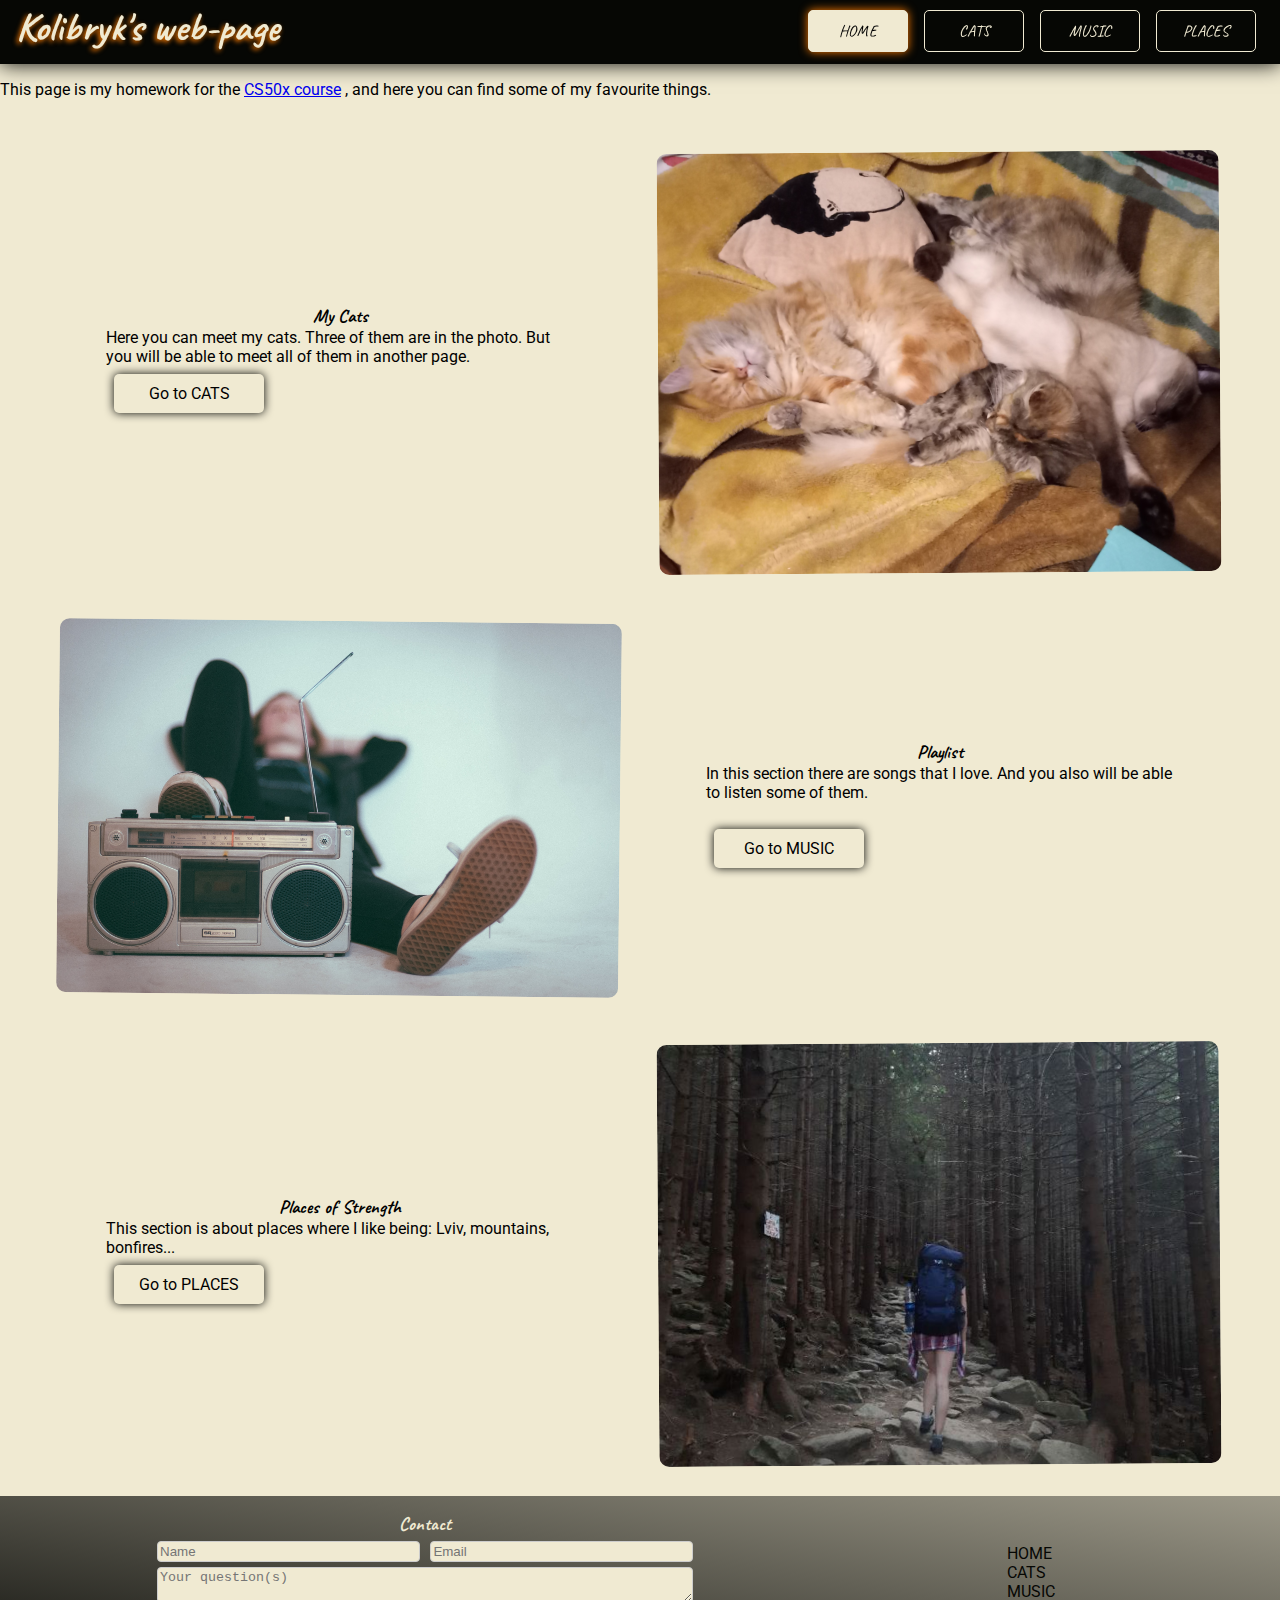
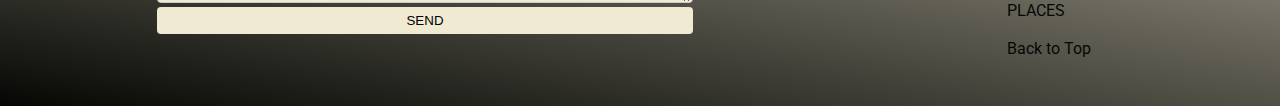
<file: index.html>
<!DOCTYPE html>

<html lang="en">

<head>
    <meta charset="UTF-8">
    <meta name="veiwport" content="width=device-width, initial-scale=1">

    <link href="https://cdn.jsdelivr.net/npm/bootstrap@5.0.2/dist/css/bootstrap.min.css" rel="stylesheet"
        integrity="sha384-EVSTQN3/azprG1Anm3QDgpJLIm9Nao0Yz1ztcQTwFspd3yD65VohhpuuCOmLASjC" crossorigin="anonymous">
    <script src="https://cdn.jsdelivr.net/npm/bootstrap@5.0.2/dist/js/bootstrap.bundle.min.js"
        integrity="sha384-MrcW6ZMFYlzcLA8Nl+NtUVF0sA7MsXsP1UyJoMp4YLEuNSfAP+JcXn/tWtIaxVXM"
        crossorigin="anonymous"></script>

    <link href="styles.css" rel="stylesheet">
    <title>My Webpage</title>
</head>

<body>
    <header>
        <h1>Kolibryk's web-page</h1>

        <nav>
            <ul>
                <li><a class="actived" href="index.html">HOME</a></li>
                <li><a href="cats.html">CATS</a></li>
                <li><a href="music.html">MUSIC</a></li>
                <li><a href="places.html">PLACES</a></li>
            </ul>
        </nav>
    </header>

    <main>
        <div class="container">
            <div class="alert alert-warning alert-dismissible fade show" role="alert">
                This page is my homework for the
                <a class="alert-link" href="https://www.edx.org/course/introduction-computer-science-harvardx-cs50x?utm_source=lms_catalog_service_user&utm_medium=affiliate_partner">CS50x course</a>
                , and here you can find some of my favourite things.
                <button type="button" class="btn-close" data-bs-dismiss="alert" aria-label="Close"></button>
            </div>
        </div>

        <section class="home-container">
            <div class="box content" id="home-box-one">
                <h3><a href="cats.html">My Cats</a></h3>
                <p>
                    Here you can meet my cats. Three of them are in the photo. But you will be able to meet all of them
                    in another page.
                </p>
                <a class="link-btm" href="cats.html">Go to CATS</a>
            </div>
            <div class="box" id="home-box-two">
                <img class="home-img" src="./img/cats/cats1.png" alt="three sleepy cats"
                    title="These are Laska, Knopka and Tomko">
            </div>
        </section>

        <section class="home-container">
            <div class="box" id="home-box-three">
                <img class="home-img" id="second-img" src="img/music.jpg" alt="Someone with radio">
            </div>
            <div class="box content" id="home-box-four">
                <h3><a href="music.html">Playlist</a></h3>
                <p>In this section there are songs that I love. And you also will be able to listen some of them. </p>
                <br>
                <a class="link-btm" href="music.html">Go to MUSIC</a><br> <!-- TODO: Make it a bottom-->
            </div>
        </section>

        <section class="home-container">
            <div class="box content" id="home-box-five">
                <h3><a href="places.html">Places of Strength</a></h3>
                <p>This section is about places where I like being: Lviv, mountains, bonfires...</p>
                <a class="link-btm" href="places.html">Go to PLACES</a>
            </div>
            <div class="box" id="home-box-six">
                <img class="home-img" src="img/places.jpg" alt="Path in the forest">
            </div>
        </section>
    </main>

    <footer>
        <div class="foot-contact">
            <h3>Contact</h3>
            <form action="#" onsubmit="confirmation()">
                <div class="foot-contact-first-row">
                    <input type="text" id="name" name="name" required placeholder="Name">
                    <input type="email" id="email" name="email" required placeholder="Email">
                </div>
                <textarea id="questions" name="questions" rows="2" placeholder="Your question(s)"></textarea>
                <button type="submit" id="send">SEND</button>
            </form>
            <script>
                function confirmation() {
                    let name = document.querySelector("#name").value;
                    alert(`Thanks, ${name}!
Your form was confirmed!`);
                }
            </script>
        </div>

        <div class="foot-nav">
            <a href="index.html">HOME</a><br>
            <a href="cats.html">CATS</a><br>
            <a href="music.html">MUSIC</a><br>
            <a href="places.html">PLACES</a>
            <br><br>
            <a href="#">Back to Top</a>
        </div>
    </footer>
</body>

</html>
</file>
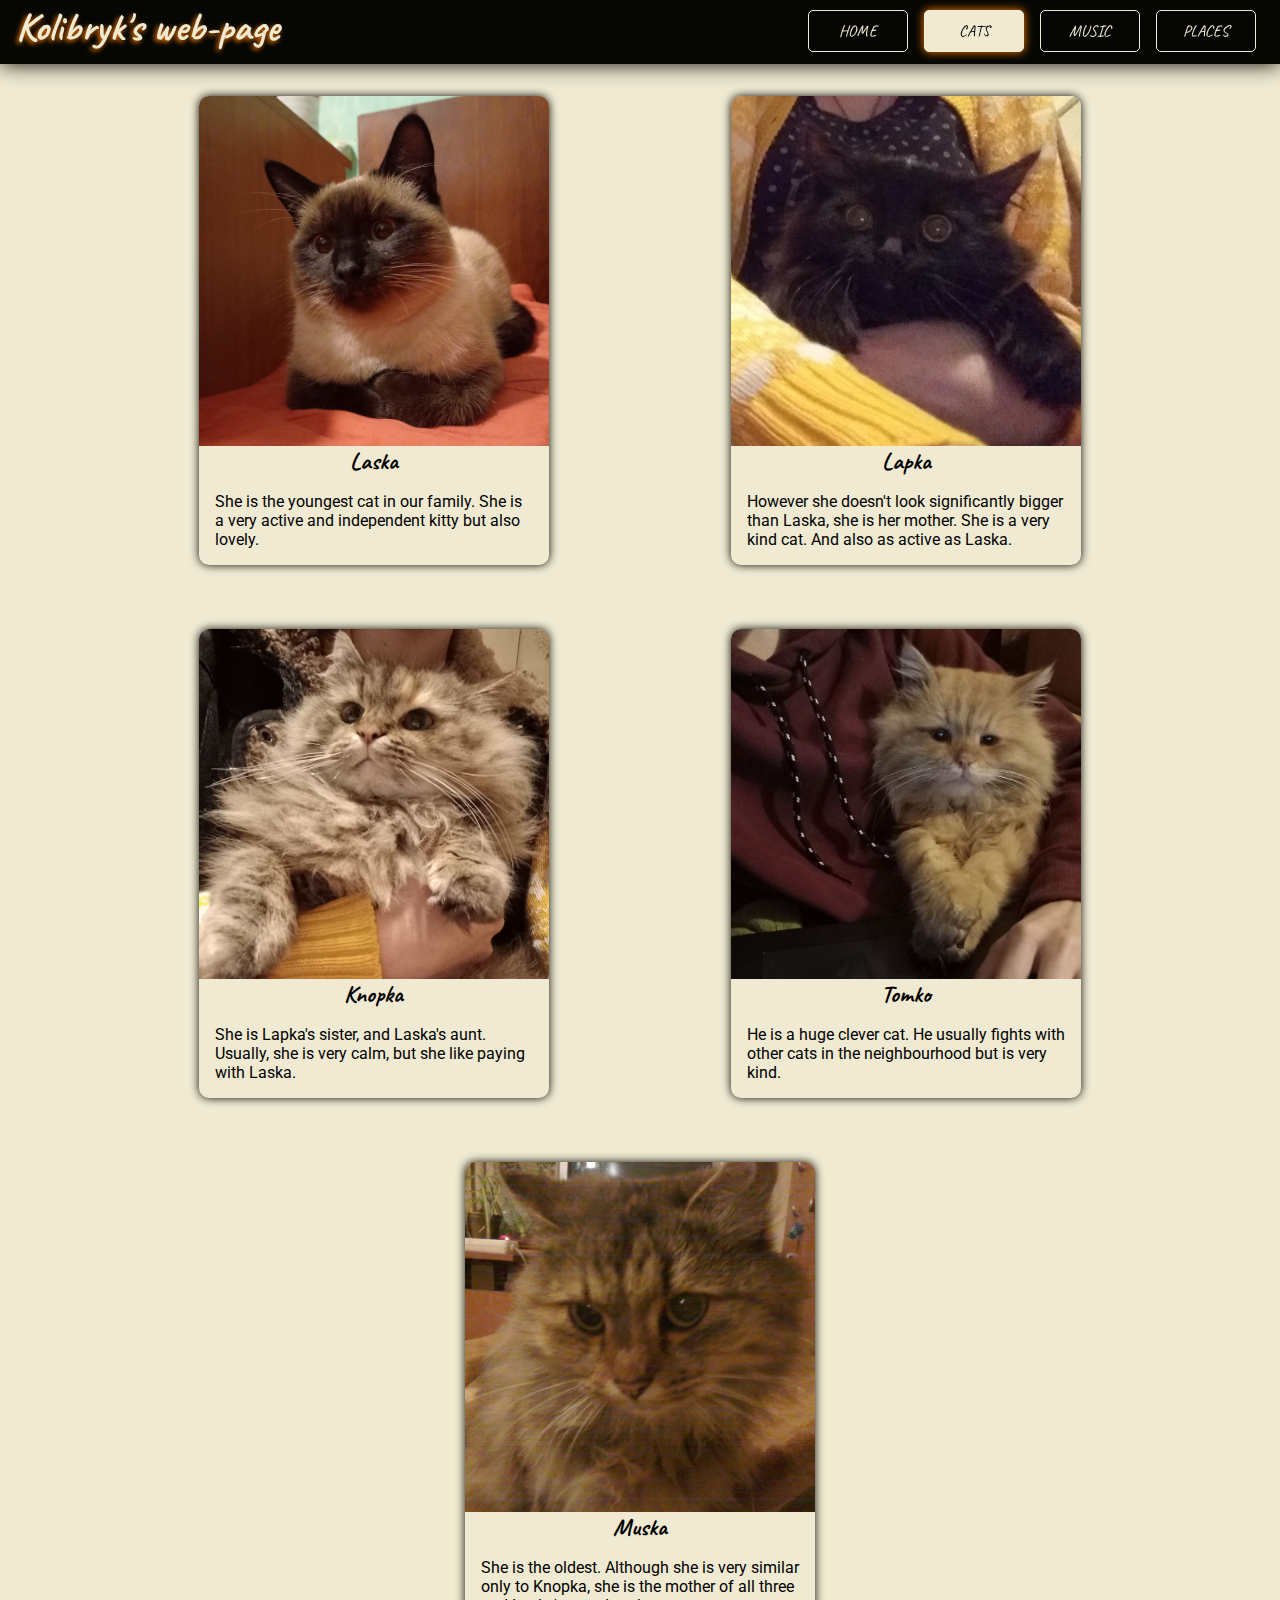
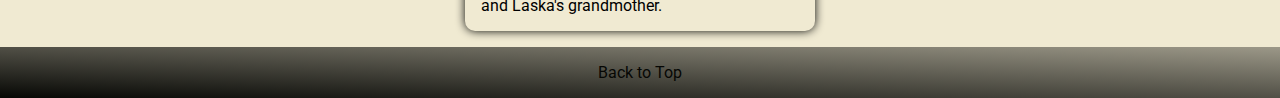
<file: cats.html>
<!DOCTYPE html>

<html lang="en">

<head>
    <meta charset="UTF-8">
    <meta name="veiwport" content="width=device-width, initial-scale=1">
    <link href="https://cdn.jsdelivr.net/npm/bootstrap@5.0.2/dist/css/bootstrap.min.css" rel="stylesheet"
        integrity="sha384-EVSTQN3/azprG1Anm3QDgpJLIm9Nao0Yz1ztcQTwFspd3yD65VohhpuuCOmLASjC" crossorigin="anonymous">
    <link href="styles.css" rel="stylesheet">
    <script src="https://cdn.jsdelivr.net/npm/bootstrap@5.0.2/dist/js/bootstrap.bundle.min.js"
        integrity="sha384-MrcW6ZMFYlzcLA8Nl+NtUVF0sA7MsXsP1UyJoMp4YLEuNSfAP+JcXn/tWtIaxVXM"
        crossorigin="anonymous"></script>

    <title>My Webpage</title>
</head>

<body>
    <header>
        <h1>Kolibryk's web-page</h1>
        <nav>
            <ul>
                <li><a href="index.html">HOME</a></li>
                <li><a class="actived" href="cats.html">CATS</a></li>
                <li><a href="music.html">MUSIC</a></li>
                <li><a href="places.html">PLACES</a></li>
            </ul>
        </nav>
    </header>

    <main>
        <div class="cats-container">
            <section id="laska" class="cat-card">
                <figure>
                    <img src="img/cats/laska.jpg" alt="siamese cat" width="500" height="500" title="Laska">
                </figure>
                <h2>Laska</h2>
                <p>
                    She is the youngest cat in our family.
                    She is a very active and independent kitty but also lovely.
                </p>
            </section>

            <section id="lapka" class="cat-card">
                <figure>
                    <img src="img/cats/lapka.jpg" alt="black cat" width="500" height="500">
                </figure>
                <h2>Lapka</h2>
                <p>
                    However she doesn't look significantly bigger than Laska, she is her mother.
                    She is a very kind cat. And also as active as Laska.
                </p>
            </section>

            <section id="knopka" class="cat-card">
                <figure>
                    <img src="img/cats/knopka.jpg" alt="brawn cat" width="500" height="500">
                </figure>
                <h2>Knopka</h2>
                <p>
                    She is Lapka's sister, and Laska's aunt.
                    Usually, she is very calm, but she like paying with Laska.
                </p>
            </section>

            <section id="tomko" class="cat-card">
                <figure>
                    <img src="img/cats/tomko.jpg" alt="red cat" width="500" height="500">
                </figure>
                <h2>Tomko</h2>
                <p>
                    He is a huge clever cat. He usually fights with other cats in the neighbourhood but is very
                    kind.
                </p>
            </section>

            <section id="muska" class="cat-card">
                <figure>
                    <img src="img/cats/muska.jpg" alt="another brawn cat" width="500" height="500">
                </figure>
                <h2>Muska</h2>
                <p>
                    She is the oldest. Although she is very similar only to Knopka, she is the mother of all three and
                    Laska's grandmother.
                </p>
            </section>
        </div>
    </main>

    <footer>
        <a href="#">Back to Top</a>
    </footer>
</body>

</html>
</file>
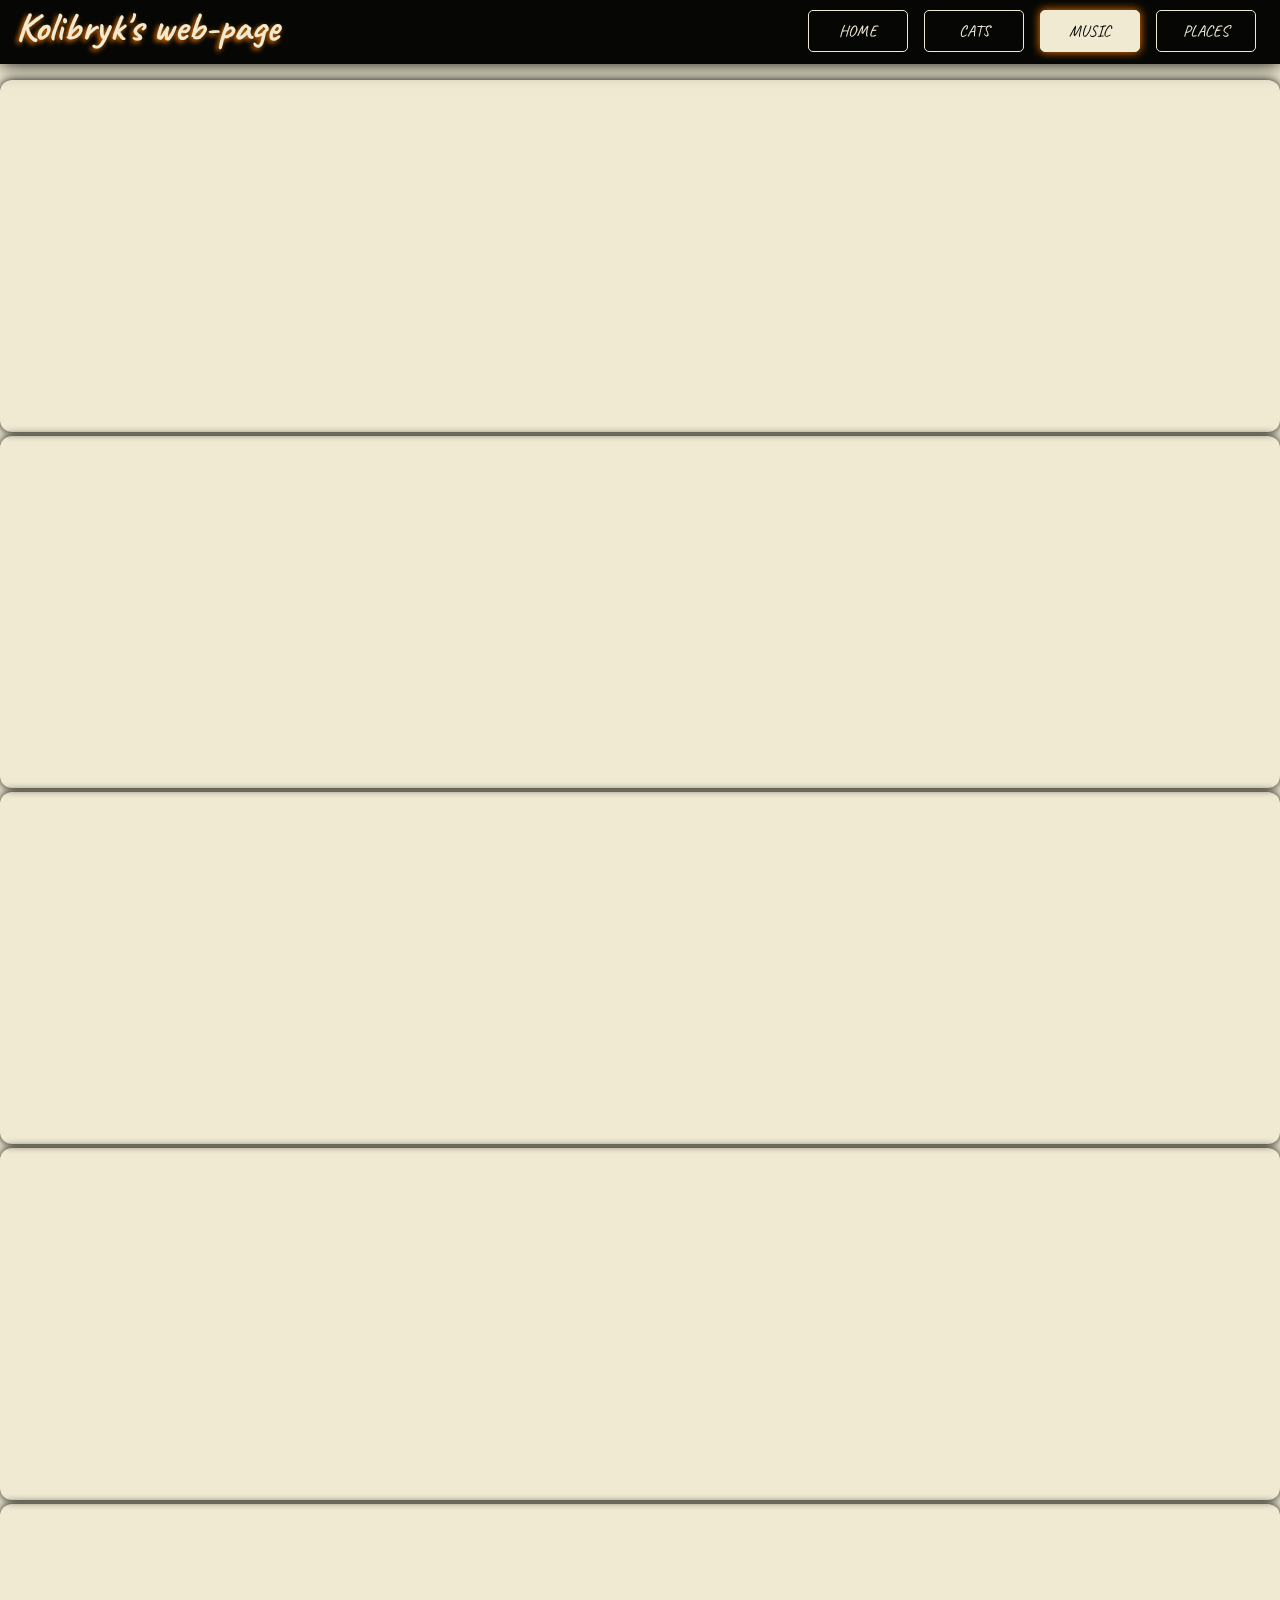
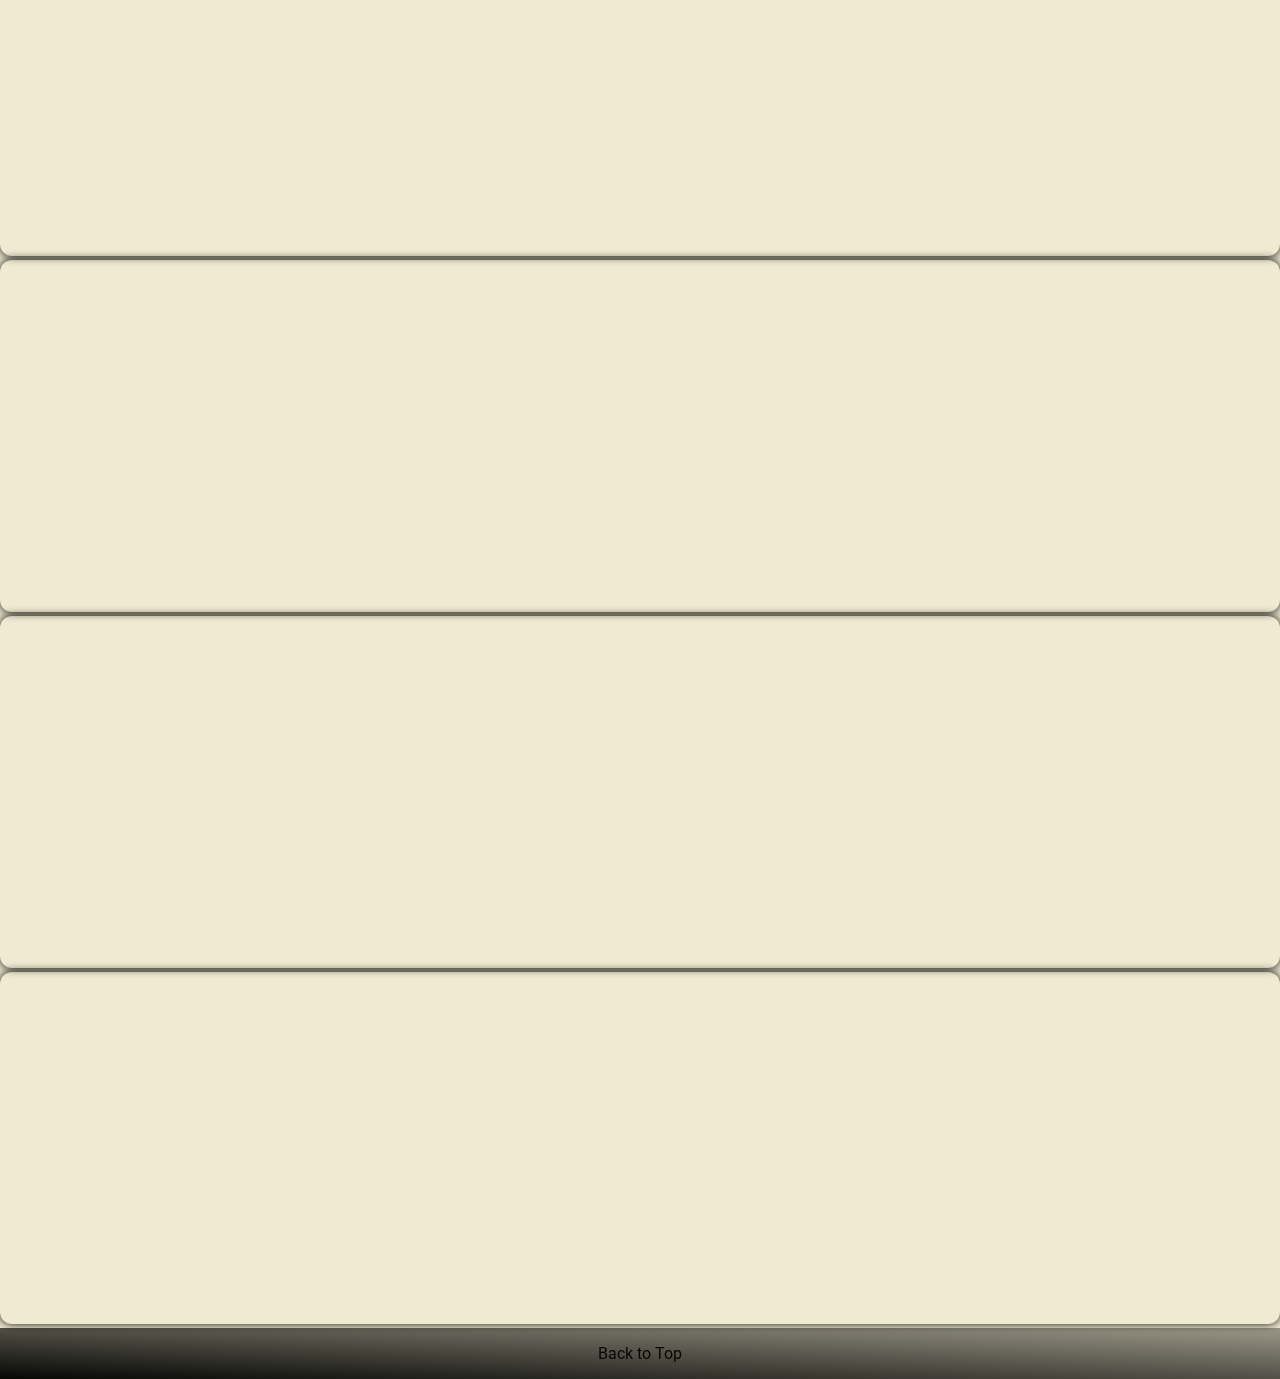
<file: music.html>
<!DOCTYPE html>

<html lang="en">

<head>
    <meta charset="UTF-8">
    <meta name="veiwport" content="width=device-width, initial-scale=1">
    <link href="https://cdn.jsdelivr.net/npm/bootstrap@5.0.2/dist/css/bootstrap.min.css" rel="stylesheet"
        integrity="sha384-EVSTQN3/azprG1Anm3QDgpJLIm9Nao0Yz1ztcQTwFspd3yD65VohhpuuCOmLASjC" crossorigin="anonymous">
    <link href="styles.css" rel="stylesheet">
    <script src="https://cdn.jsdelivr.net/npm/bootstrap@5.0.2/dist/js/bootstrap.bundle.min.js"
        integrity="sha384-MrcW6ZMFYlzcLA8Nl+NtUVF0sA7MsXsP1UyJoMp4YLEuNSfAP+JcXn/tWtIaxVXM"
        crossorigin="anonymous"></script>

    <title>My Webpage</title>
</head>

<body>
    <header>
        <h1>Kolibryk's web-page</h1>
        <nav>
            <ul>
                <li><a href="index.html">HOME</a></li>
                <li><a href="cats.html">CATS</a></li>
                <li><a class="actived" href="music.html">MUSIC</a></li>
                <li><a href="places.html">PLACES</a></li>
            </ul>
        </nav>
    </header>
    <main>
        <div class="container my-3">
            <div class="row row-cols-2 row-cols-md-2 row-cols-lg-4 g-4 justify-content-evenly">
                <div class="col">
                  <iframe style="border-radius:12px" src="https://open.spotify.com/embed/track/35uMzZ0TJ5vXWMzNcAOHQr?utm_source=generator" width="100%" height="352" frameBorder="0" allowfullscreen="" allow="autoplay; clipboard-write; encrypted-media; fullscreen; picture-in-picture" loading="lazy"></iframe>
                    <!-- <img class="song img-fluid" src="img/songs/alive.jpg" alt="The Hardkiss - Alive" width="420" height="720" title="The Hardkiss - Alive"> --></div>
                <div class="col">
                  <iframe style="border-radius:12px" src="https://open.spotify.com/embed/track/3LNx0ZDn73PGBAHKQWKpUC?utm_source=generator" width="100%" height="352" frameBorder="0" allowfullscreen="" allow="autoplay; clipboard-write; encrypted-media; fullscreen; picture-in-picture" loading="lazy"></iframe>
                  <!-- <img class="song img-fluid" src="img/songs/bridges.jpg" alt="Kozak System - Bridges" width="420" height="720" title="Kozak System - Bridges"> --></div>
                <div class="col">
                  <iframe style="border-radius:12px" src="https://open.spotify.com/embed/track/0byoIjpslocddeUJ6Xangs?utm_source=generator" width="100%" height="352" frameBorder="0" allowfullscreen="" allow="autoplay; clipboard-write; encrypted-media; fullscreen; picture-in-picture" loading="lazy"></iframe>
                  <!-- <img class="song img-fluid" src="img/songs/explore_the_world.jpg" alt="Brainheart, Sis - Explore the World" width="420" height="720" title="Brainheart, Sis - Explore the World"> -->
                </div>
                <div class="col">
                  <iframe style="border-radius:12px" src="https://open.spotify.com/embed/track/5d7nYLEdVEXrIvlAs5eQ0h?utm_source=generator" width="100%" height="352" frameBorder="0" allowfullscreen="" allow="autoplay; clipboard-write; encrypted-media; fullscreen; picture-in-picture" loading="lazy"></iframe>
                  <!--  <img class="song img-fluid" src="img/songs/free_people.jpg" alt="BEZ OBMEZHEN - Free people" width="420" height="720" title="BEZ OBMEZHEN - Free people"> -->
                </div>
                <div class="col">
                  <iframe style="border-radius:12px" src="https://open.spotify.com/embed/track/1BOUxg5bLrY5b5Y1qPdc54?utm_source=generator" width="100%" height="352" frameBorder="0" allowfullscreen="" allow="autoplay; clipboard-write; encrypted-media; fullscreen; picture-in-picture" loading="lazy"></iframe>
                  <!-- <img class="song img-fluid" src="img/songs/mlnl.jpg" alt="Antytila - MLNL" width="420" height="720" title="Antytila - MLNL"> -->
                </div>
                <div class="col">
                  <iframe style="border-radius:12px" src="https://open.spotify.com/embed/track/7N0q71nZrA00BDXGyOWedV?utm_source=generator" width="100%" height="352" frameBorder="0" allowfullscreen="" allow="autoplay; clipboard-write; encrypted-media; fullscreen; picture-in-picture" loading="lazy"></iframe>
                  <!-- <img class="song img-fluid" src="img/songs/new_generation.jpg" alt="Buvie - New generation" width="420" height="720" title="Buvie - New generation"> -->
                </div>
                <div class="col">
                  <iframe style="border-radius:12px" src="https://open.spotify.com/embed/track/7njTGO45SkaBTNu35t2Yq0?utm_source=generator" width="100%" height="352" frameBorder="0" allowfullscreen="" allow="autoplay; clipboard-write; encrypted-media; fullscreen; picture-in-picture" loading="lazy"></iframe>
                  <!-- <img class="song img-fluid" src="img/songs/no_direction.jpg" alt="Rachael Yamagata - No Direction" width="420" height="720" title="Rachael Yamagata - No Direction"> -->
                </div>
                <div class="col">
                  <iframe style="border-radius:12px" src="https://open.spotify.com/embed/track/6J7U49QGecWb3WqIqfSYc0?utm_source=generator" width="100%" height="352" frameBorder="0" allowfullscreen="" allow="autoplay; clipboard-write; encrypted-media; fullscreen; picture-in-picture" loading="lazy"></iframe>
                  <!-- <img class="song img-fluid" src="img/songs/year_of_the_young.jpg" alt="Smith & Thell - Year of the Young" width="420" height="720" title="Smith & Thell - Year of the Young"> -->
                </div
            </div>
        </div>
    </main>

    <footer>
        <a href="#">Back to Top</a>
    </footer>
</body>

</html>
</file>
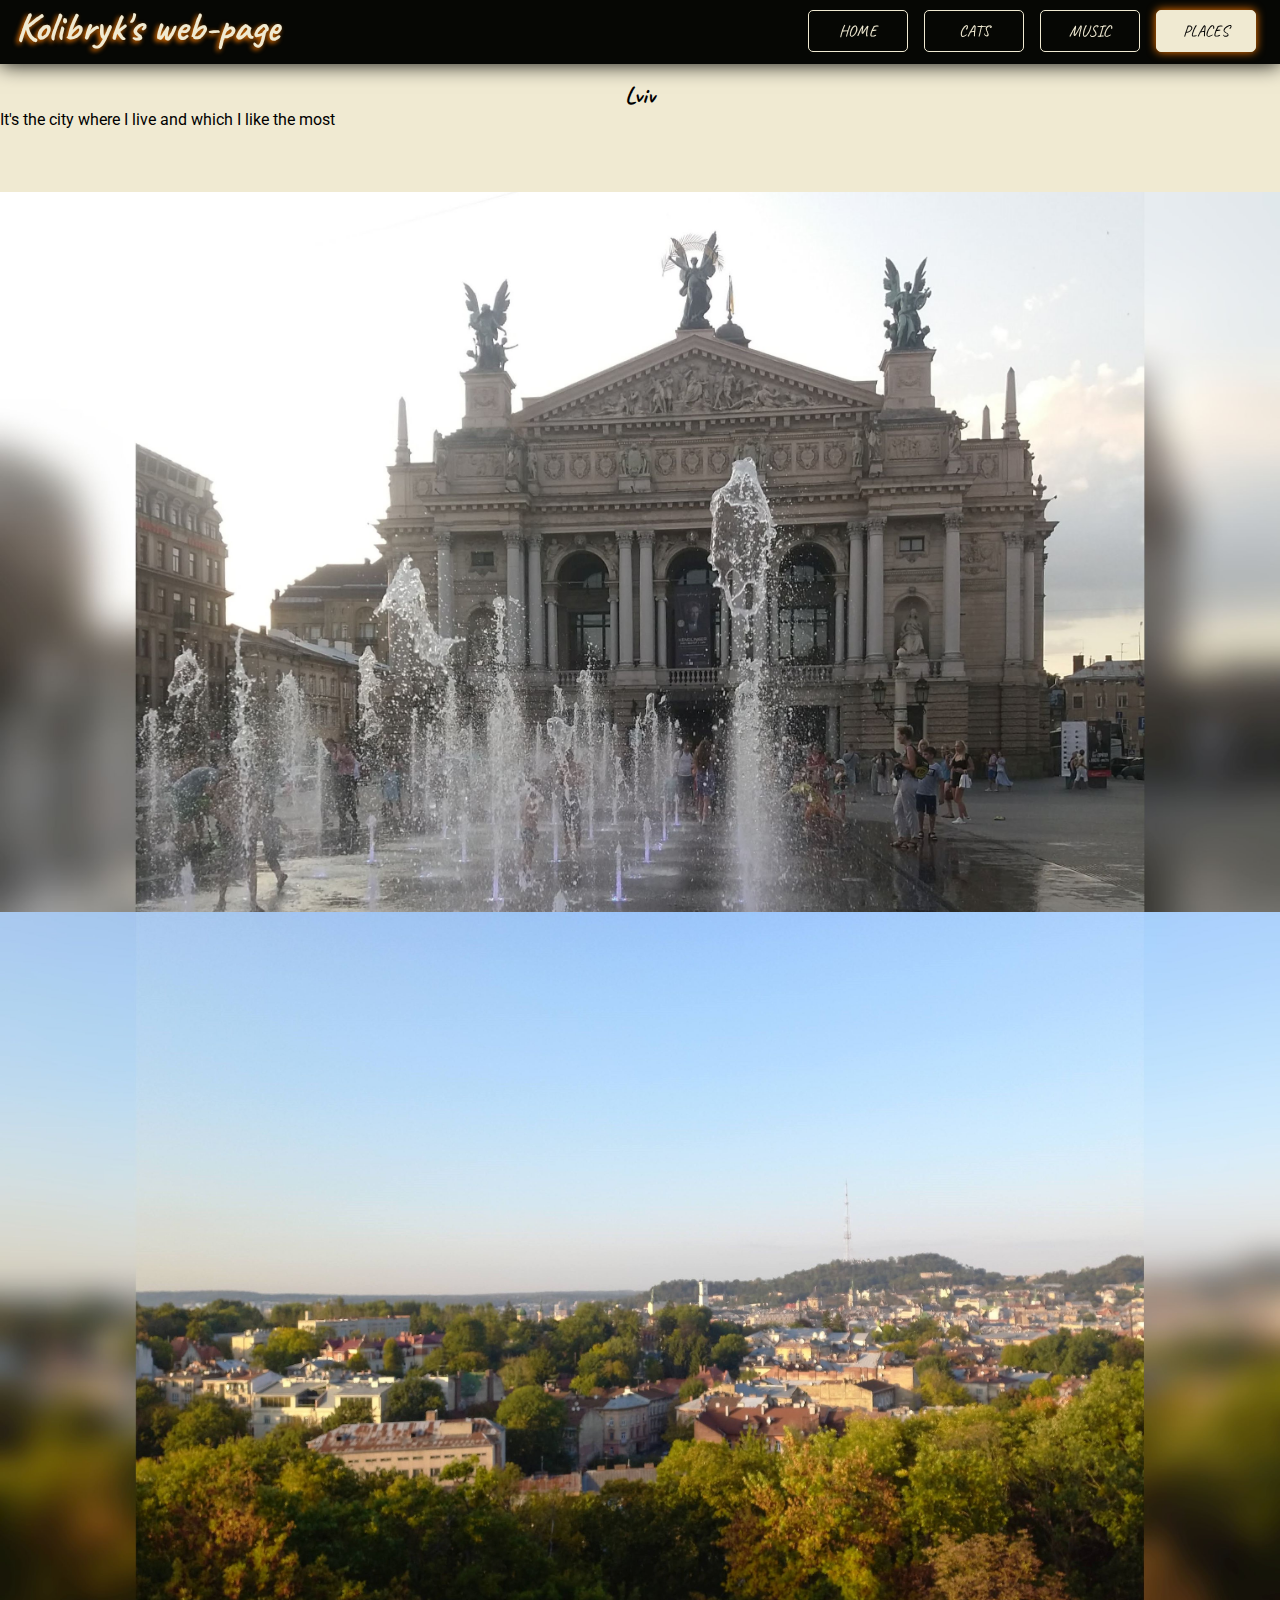
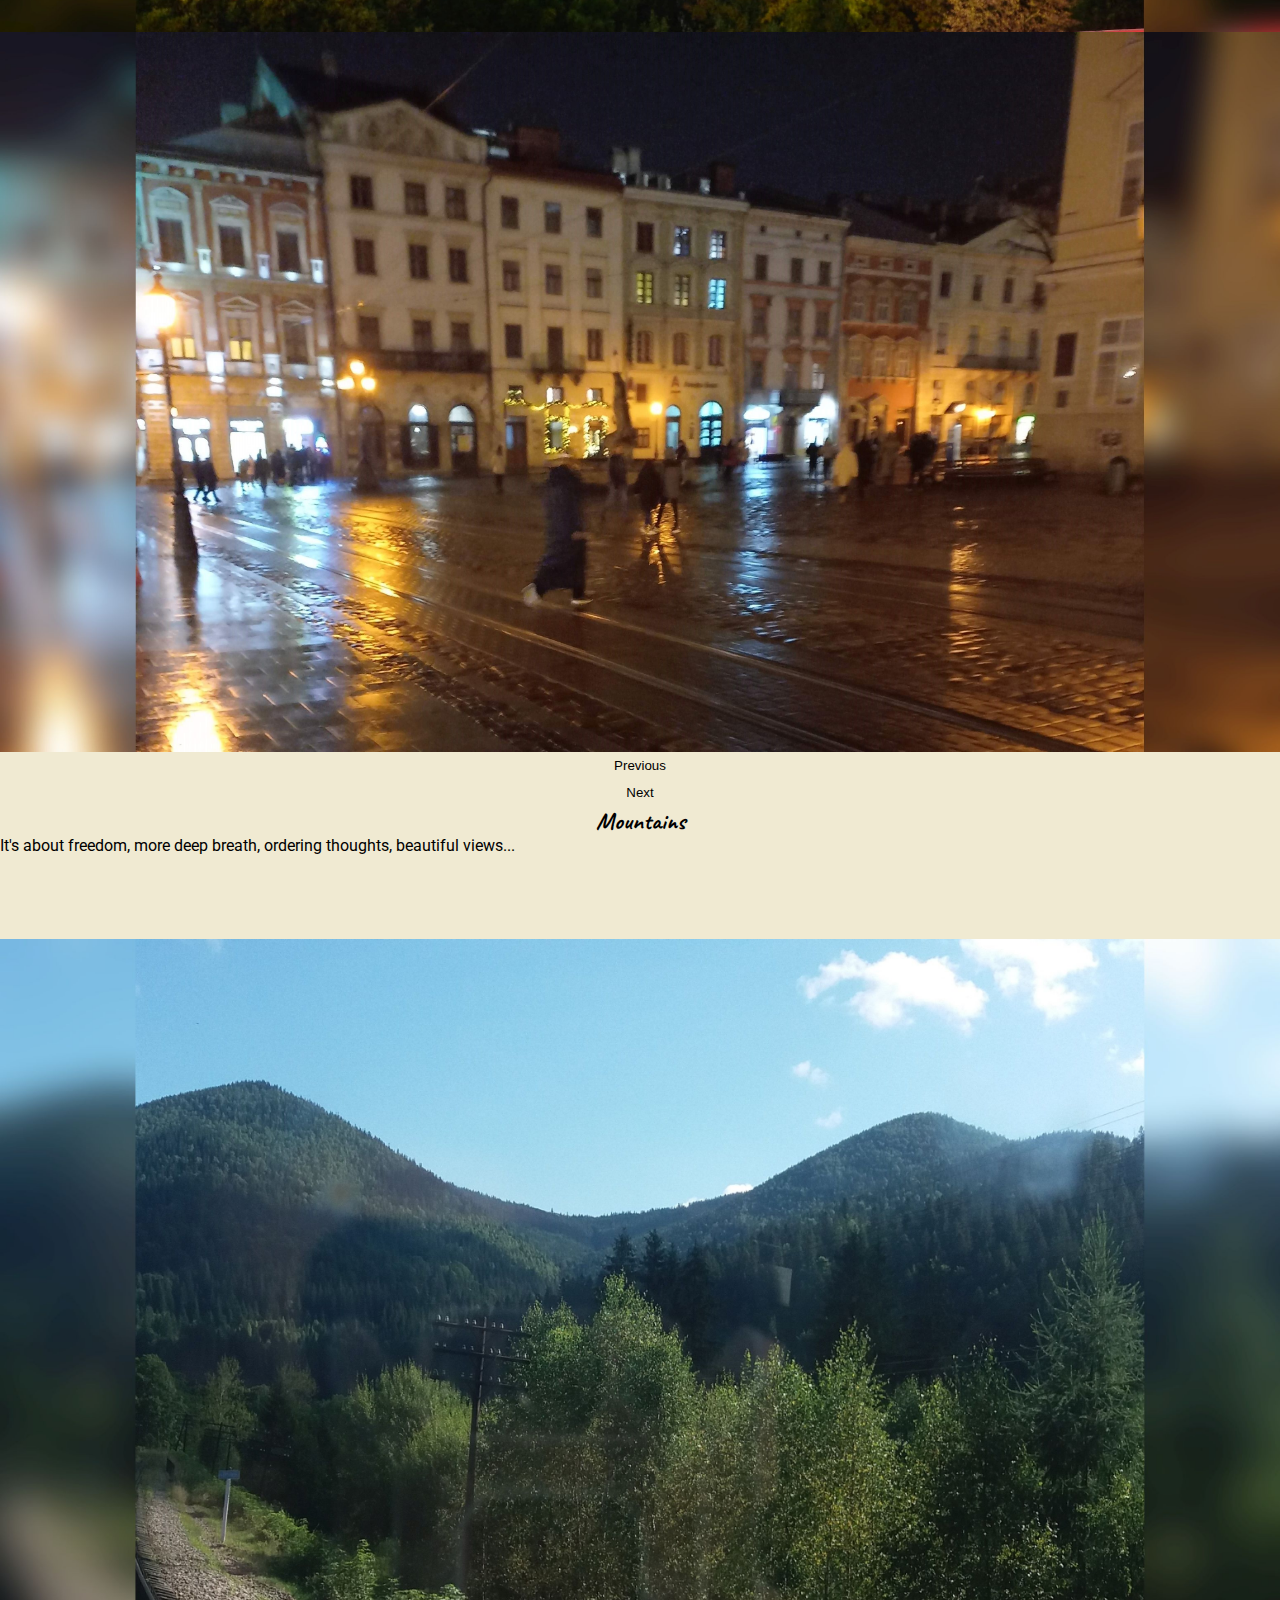
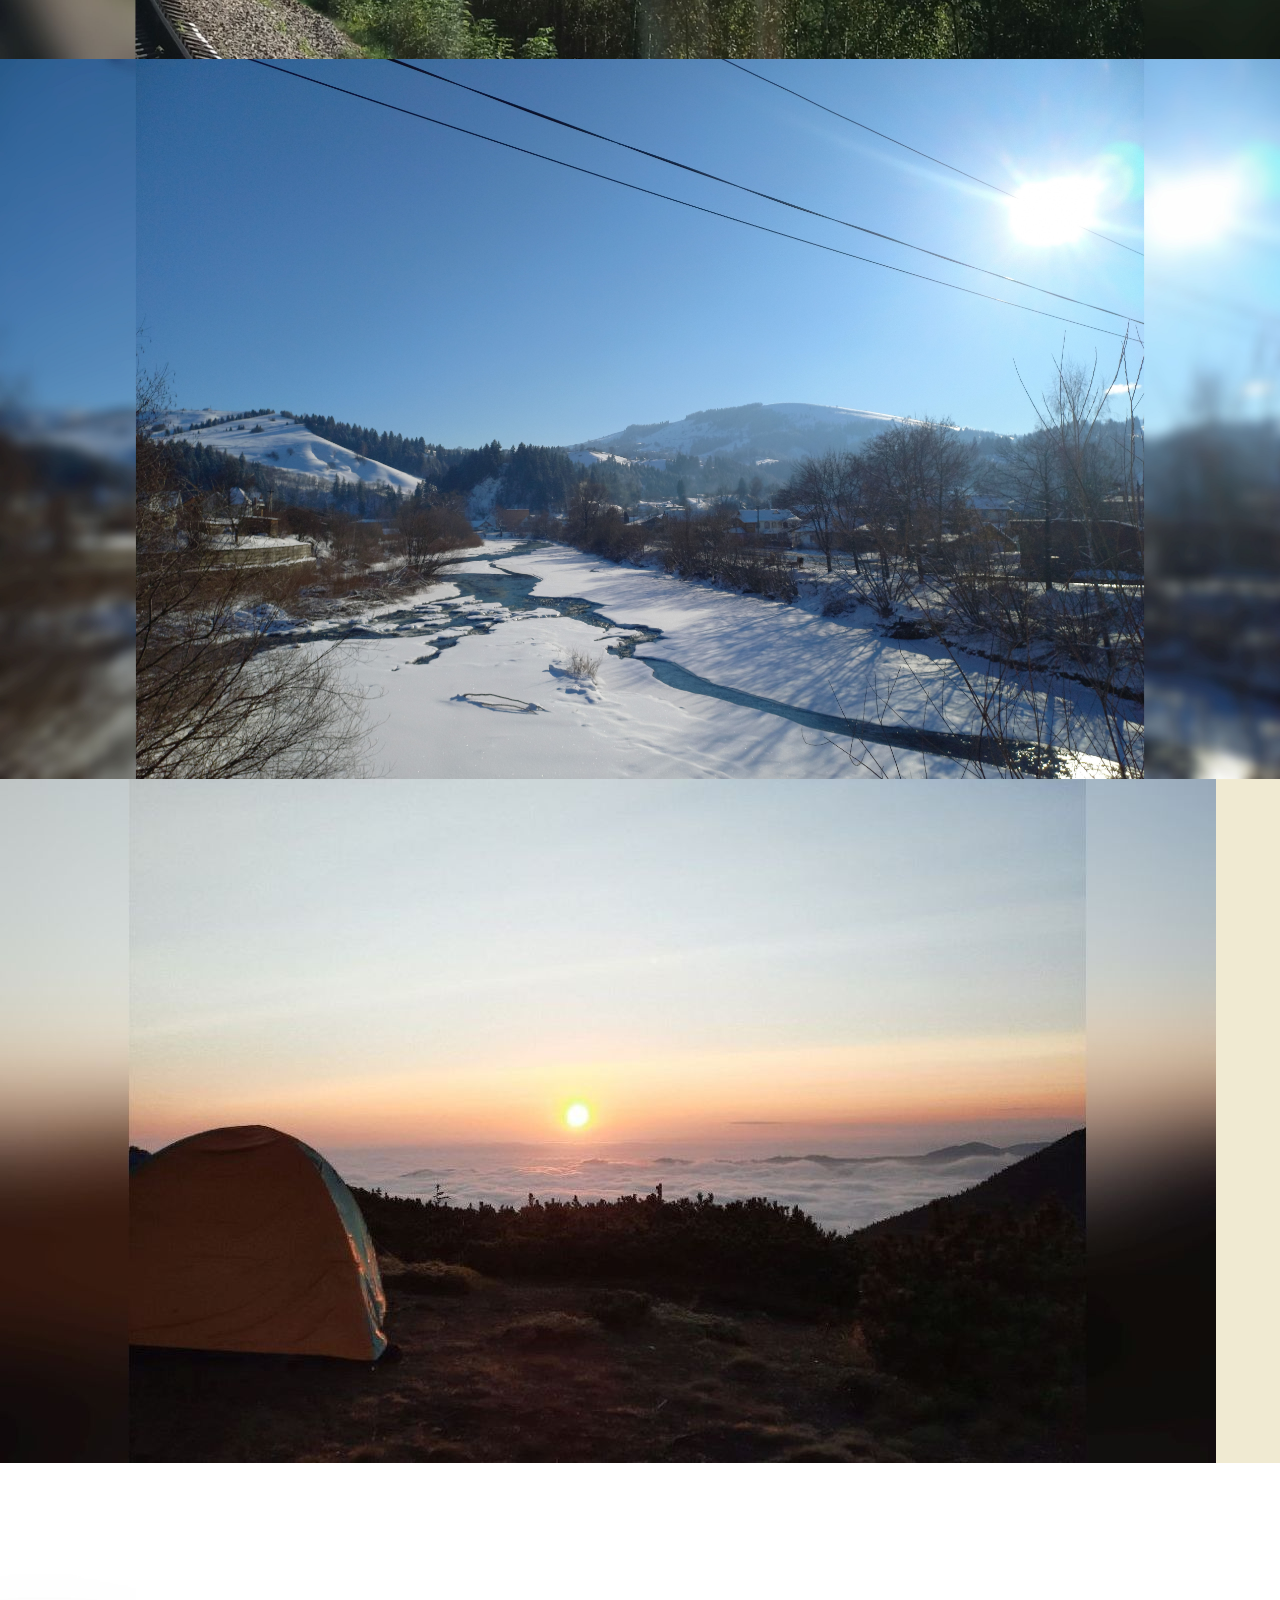
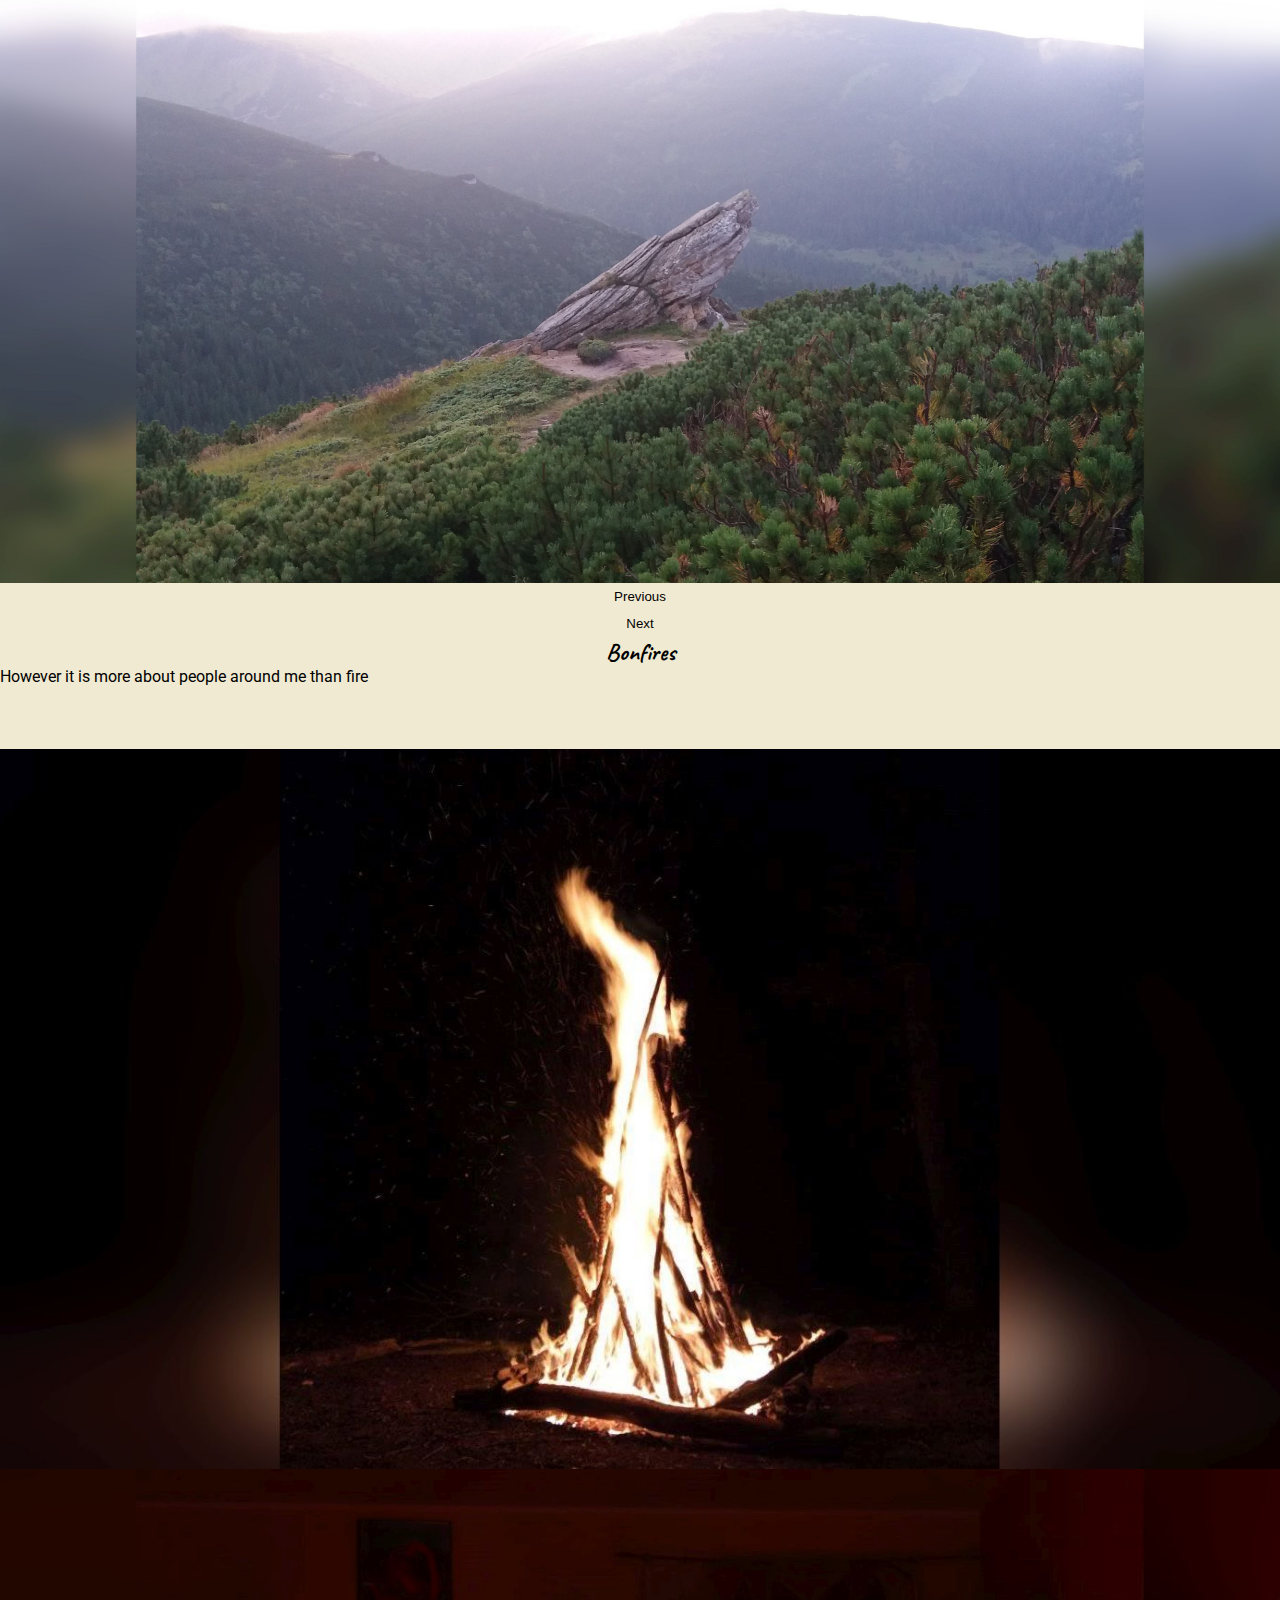
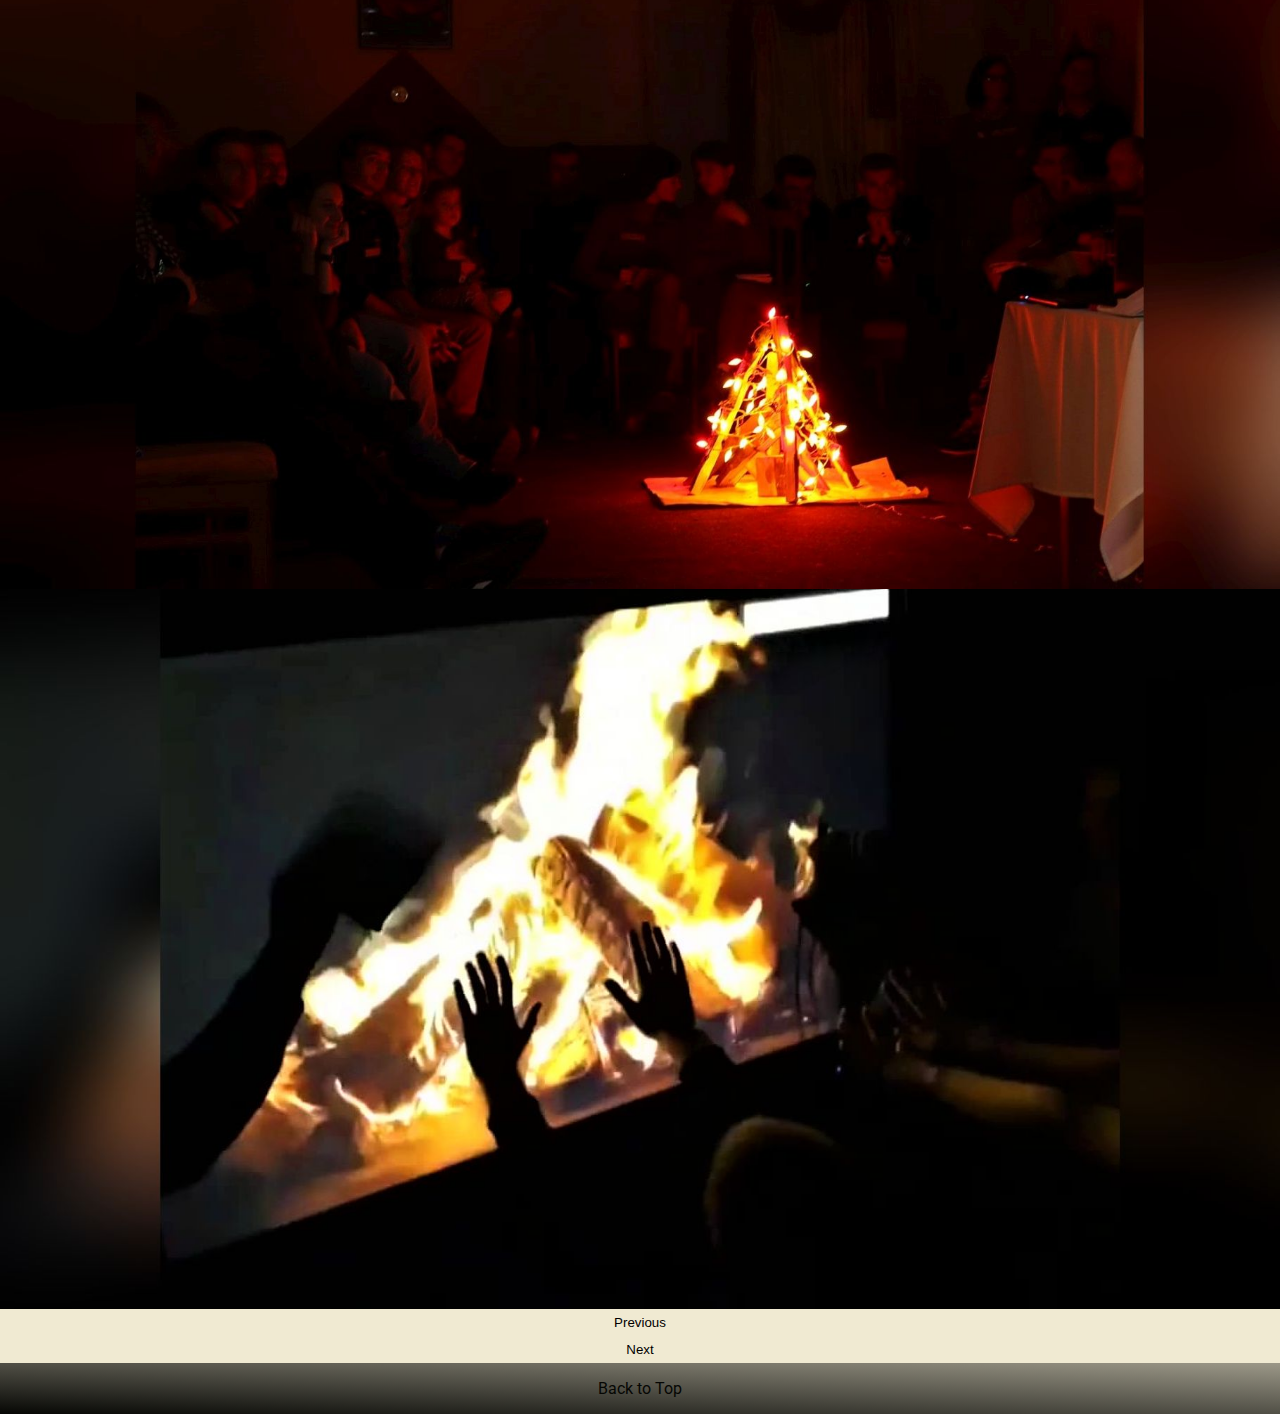
<file: places.html>
<!DOCTYPE html>

<html lang="en">

<head>
    <meta charset="UTF-8">
    <meta name="veiwport" content="width=device-width, initial-scale=1">
    <link href="https://cdn.jsdelivr.net/npm/bootstrap@5.0.2/dist/css/bootstrap.min.css" rel="stylesheet"
        integrity="sha384-EVSTQN3/azprG1Anm3QDgpJLIm9Nao0Yz1ztcQTwFspd3yD65VohhpuuCOmLASjC" crossorigin="anonymous">
    <link href="styles.css" rel="stylesheet">
    <script src="https://cdn.jsdelivr.net/npm/bootstrap@5.0.2/dist/js/bootstrap.bundle.min.js"
        integrity="sha384-MrcW6ZMFYlzcLA8Nl+NtUVF0sA7MsXsP1UyJoMp4YLEuNSfAP+JcXn/tWtIaxVXM"
        crossorigin="anonymous"></script>

    <title>My Webpage</title>
</head>

<body>
    <header>
        <h1>Kolibryk's web-page</h1>
        <nav>
            <ul>
                <li><a href="index.html">HOME</a></li>
                <li><a href="cats.html">CATS</a></li>
                <li><a href="music.html">MUSIC</a></li>
                <li><a class="actived" href="places.html">PLACES</a></li>
            </ul>
        </nav>
    </header>

    <main>
      <div class="container-fluid mb-2 mt-4">
        <h2>Lviv</h2>
        <p class="text-center">It's the city where I live and which I like the most</p>
      </div>
      <div class="container-fluid mb-3">
        <div class="row justify-content-center">
          <div class="col col-md-12 col-lg-9">
            <div id="lviv" class="carousel carousel-dark slide" data-bs-ride="false">
              <div class="carousel-indicators">
                <button type="button" data-bs-target="#lviv" data-bs-slide-to="0" class="active"></button>
                <button type="button" data-bs-target="#lviv" data-bs-slide-to="1"></button>
                <button type="button" data-bs-target="#lviv" data-bs-slide-to="2"></button>
              </div>

              <div class="carousel-inner">
                <div class="carousel-item active">
                  <img src="img/places/lviv-opera-theater.jpg" alt="Lviv Opera Theater" class="d-block w-100">
                </div>
                <div class="carousel-item">
                  <img src="img/places/lviv-view.jpg" alt="View" class="d-block w-100">
                </div>
                <div class="carousel-item">
                  <img src="img/places/lviv-rynok-square.jpg" alt="Lviv Rynok Square" class="d-block w-100">
                </div>
              </div>

              <button class="carousel-control-prev" type="button" data-bs-target="#lviv" data-bs-slide="prev">
                <span class="carousel-control-prev-icon" aria-hidden="true"></span>
                <span class="visually-hidden">Previous</span>
              </button>
              <button class="carousel-control-next" type="button" data-bs-target="#lviv" data-bs-slide="next">
                <span class="carousel-control-next-icon" aria-hidden="true"></span>
                <span class="visually-hidden">Next</span>
              </button>
            </div>
          </div>
        </div>
      </div>

      <div class="container-fluid mb-2">
        <h2>Mountains</h2>
        <p class="text-center">It's about freedom, more deep breath, ordering thoughts, beautiful views...</p>
      </div>

      <div class="container-fluid mb-3">
        <div class="row justify-content-center">
          <div class="col col-md-12 col-lg-9">
            <div id="mountains" class="carousel slide" data-bs-ride="false">
              <div class="carousel-indicators">
                <button type="button" data-bs-target="#mountains" data-bs-slide-to="0" class="active"></button>
                <button type="button" data-bs-target="#mountains" data-bs-slide-to="1"></button>
                <button type="button" data-bs-target="#mountains" data-bs-slide-to="2"></button>
                <button type="button" data-bs-target="#mountains" data-bs-slide-to="3"></button>
              </div>

              <div class="carousel-inner">
                <div class="carousel-item active">
                  <img src="img/places/summer.jpg" alt="Summer in the mountains" class="d-block w-100">
                </div>
                <div class="carousel-item">
                  <img src="img/places/winter.jpg" alt="Winter in the mountains" class="d-block w-100">
                </div>
                <div class="carousel-item">
                  <img src="img/places/dawn.jpg" alt="Dawn in the mountains" class="d-block w-100">
                </div>
                <div class="carousel-item">
                  <img src="img/places/wolf-rock.jpg" alt="Rock that look like a wolf" class="d-block w-100">
                </div>
              </div>

              <button class="carousel-control-prev" type="button" data-bs-target="#mountains" data-bs-slide="prev">
                <span class="carousel-control-prev-icon" aria-hidden="true"></span>
                <span class="visually-hidden">Previous</span>
              </button>
              <button class="carousel-control-next" type="button" data-bs-target="#mountains" data-bs-slide="next">
                <span class="carousel-control-next-icon" aria-hidden="true"></span>
                <span class="visually-hidden">Next</span>
              </button>
            </div>
          </div>
        </div>
      </div>

      <div class="container-fluid mb-2">
        <h2>Bonfires</h2>
        <p class="text-center">However it is more about people around me than fire</p>
      </div>

      <div class="container-fluid mb-3">
        <div class="row justify-content-center">
          <div class="col col-md-12 col-lg-9">
            <div id="bonfires" class="carousel slide" data-bs-ride="false">
              <div class="carousel-indicators">
                <button type="button" data-bs-target="#bonfires" data-bs-slide-to="0" class="active"></button>
                <button type="button" data-bs-target="#bonfires" data-bs-slide-to="1"></button>
                <button type="button" data-bs-target="#bonfires" data-bs-slide-to="2"></button>
              </div>

              <div class="carousel-inner">
                <div class="carousel-item active">
                  <img src="img/places/bonfire.jpg" alt="Bonfire" class="d-block w-100">
                </div>
                <div class="carousel-item">
                  <img src="img/places/bonfire-fake.jpg" alt="Fake bonfire in the room" class="d-block w-100">
                </div>
                <div class="carousel-item">
                  <img src="img/places/bonfire-online.jpg" alt="Online bonfire" class="d-block w-100">
                </div>
              </div>

              <button class="carousel-control-prev" type="button" data-bs-target="#bonfires" data-bs-slide="prev">
                <span class="carousel-control-prev-icon" aria-hidden="true"></span>
                <span class="visually-hidden">Previous</span>
              </button>
              <button class="carousel-control-next" type="button" data-bs-target="#bonfires" data-bs-slide="next">
                <span class="carousel-control-next-icon" aria-hidden="true"></span>
                <span class="visually-hidden">Next</span>
              </button>
            </div>
          </div>
        </div>
      </div>
    </main>

    <footer>
        <a href="#">Back to Top</a>
    </footer>
</body>

</html>
</file>
<file: styles.css>
@import url('https://fonts.googleapis.com/css2?family=Caveat:wght@700&family=Roboto&display=swap');

/* || General settings  */
* {
    margin: 0;
    padding: 0;
    box-sizing: border-box;
}

html {
    scroll-behavior: smooth;
    height: 100%;
    width: 100%;
}

body {
    background-color: #f0ead2;
    font-family: "Roboto", sans-serif;
    width: 100%;
    min-height: 100vh;
    display: flex;
    justify-content: space-around;
    flex-direction: column;
}

img {
    display: block;
    max-width: 100%;
    height: auto;
}

header {
    width: 100%;
    height: 4rem;
    padding: 2px 1em 4px;
    background-color: #060704;
    box-shadow: 0 0 20px 0 #060704;
    font-family: 'Caveat', cursive;
    display: flex;
    position: fixed;
    top: 0;
    justify-content: space-between;
    z-index: 3;
}

h1 {
    font-size: 2.5rem;
    color: #f0ead2;
    text-shadow: -2px 2px 5px #ff7d00;
}

nav ul {
    display: flex;
    justify-content: space-evenly;
    list-style-type: none;
}

nav a:link, nav a:visited {
    color: #f0ead2;
    padding: 10px 20px;
    margin: 0.5em;
    border: 1px solid #f0ead2;
    border-radius: 5px;
    width: 100px;
    text-align: center;
    text-decoration: none;
    display: inline-block;
}

nav a.actived {
    background-color: #f0ead2;
    color: black;
    box-shadow: 0 0 10px 0 #ff7d00;
}

nav a:hover:not(.actived) {
    background-color: #f0ead2;
    color: black;
    box-shadow: 0 0 10px 0 #ff7d00;
    margin-top: 0.6em;
}

main {
    padding-top: 5rem;
}

h2, h3 {
    font-family: 'Caveat', cursive;
    text-align: center;
}

footer {
    padding: 1em;
    min-width: 100vw;
    background-color: rgba(6, 7, 4, 0.2);
    background-image: linear-gradient(to top right, rgba(6, 7, 4, 1), rgba(6, 7, 4, 0.2));
    color: #f0ead2;
    display: flex;
    justify-content: space-around;
}

.foot-contact {
    width: 50%;
    max-width: 600px;
    padding: 0 2em;
}

.foot-contact-first-row {
    display: flex;
    justify-content: space-between;
}

input, textarea {
    background-color: #f0ead2;
    width: 100%;
    display: inline-block;
    padding: 2px;
    margin-top: 5px;
    border: 1px solid #ccc;
    border-radius: 4px;
    resize: vertical;
}

input {width: 49%;}

button {
    background-color: #f0ead2;
    color: black;
    width: 100%;
    padding: 6px 10px;
    border: none;
    border-radius: 4px;
    cursor: pointer;
}

button:hover {
    background-color: rgba(6, 7, 4, 0.2);
    color: #f0ead2;
    box-shadow: 0 0 10px 0 #f0ead2;
}

.foot-nav {
    padding: 2em 4em;
}

footer a:link,
footer a:visited {
    text-decoration: none;
    color: #060704;
}

footer a:hover,
footer a:active {
    text-decoration: underline;
}

@media screen and (max-width: 992px) {
    header {
        flex-direction: column;
        height: 8rem;
    }
    h1 {text-align: center;}
    main {
        padding-top: 8rem;
    }
}

/* || HOME page settings */
.home-container {
    margin: 1em auto;
    max-width: 1200px;
    display: flex;
    justify-content: space-around;
    align-items: center;
    flex-wrap: wrap;
}

.box {
    max-width: min(500px, 100%);
    padding: 1rem;
}

@media screen and (max-width: 1050px) {
    #home-box-three, #home-box-five, #home-box-six {
      order: 1;
    }
}

h3 a, h3 a:visited {
    text-decoration: none;
    color: black;
}

h3 a:hover, h3 a:active {
    text-decoration: underline;
}

.link-btm:link, .link-btm:visited {
    color: black;
    padding: 10px 20px;
    margin: 0.5em;
    border-radius: 5px;
    box-shadow: 0 0 10px 0 #060704;
    width: 150px;
    text-align: center;
    text-decoration: none;
    display: inline-block;
}

.link-btm:hover, .link-btm:active {
    background-color: #f0ead2;
    box-shadow: 0 0 10px 0 #ff7d00;
}

.home-img {
    max-width: 120%;
    margin-left: -3rem;
    border-radius: 10px;
    transform: rotate(-0.4deg);
}

#second-img {
    transform: rotate(0.6deg);
}


/* || CATS page settings */

.cats-container {
    display: flex;
    justify-content: space-evenly;
    flex-flow: row wrap;
    align-items: center;
    gap: 4rem;
    padding: 1rem;
    width: 90%;
    margin: auto;
}

.cat-card {
    scroll-margin-top: 6rem;
    width: min(100%, 350px);
    background-color: inherit;
    border-radius: 10px;
    box-shadow: 0 0 10px 0 #060704;
    display: flex;
    flex-direction: column;
}

.cat-card img {
    border-radius: 10px 10px 0 0;
}

.cat-card h3 {
    margin-top: 1rem;
}

.cat-card p {
    margin-top: 0;
    padding: 1rem;
}


/* || MUSIC page settings */
/* .song {
    border-radius: 10px;
    display: inline-block;
    box-shadow: 0 0 10px 0 #060704;
}

.song:hover {
    box-shadow: 0 0 20px 0 #ff7d00;
} */

iframe {
  box-shadow: 0 0 10px 0 #060704;
}

iframe:hover {
    box-shadow: 0 0 20px 0 #060704;
}

/* || PLACES page settings */
</file>
